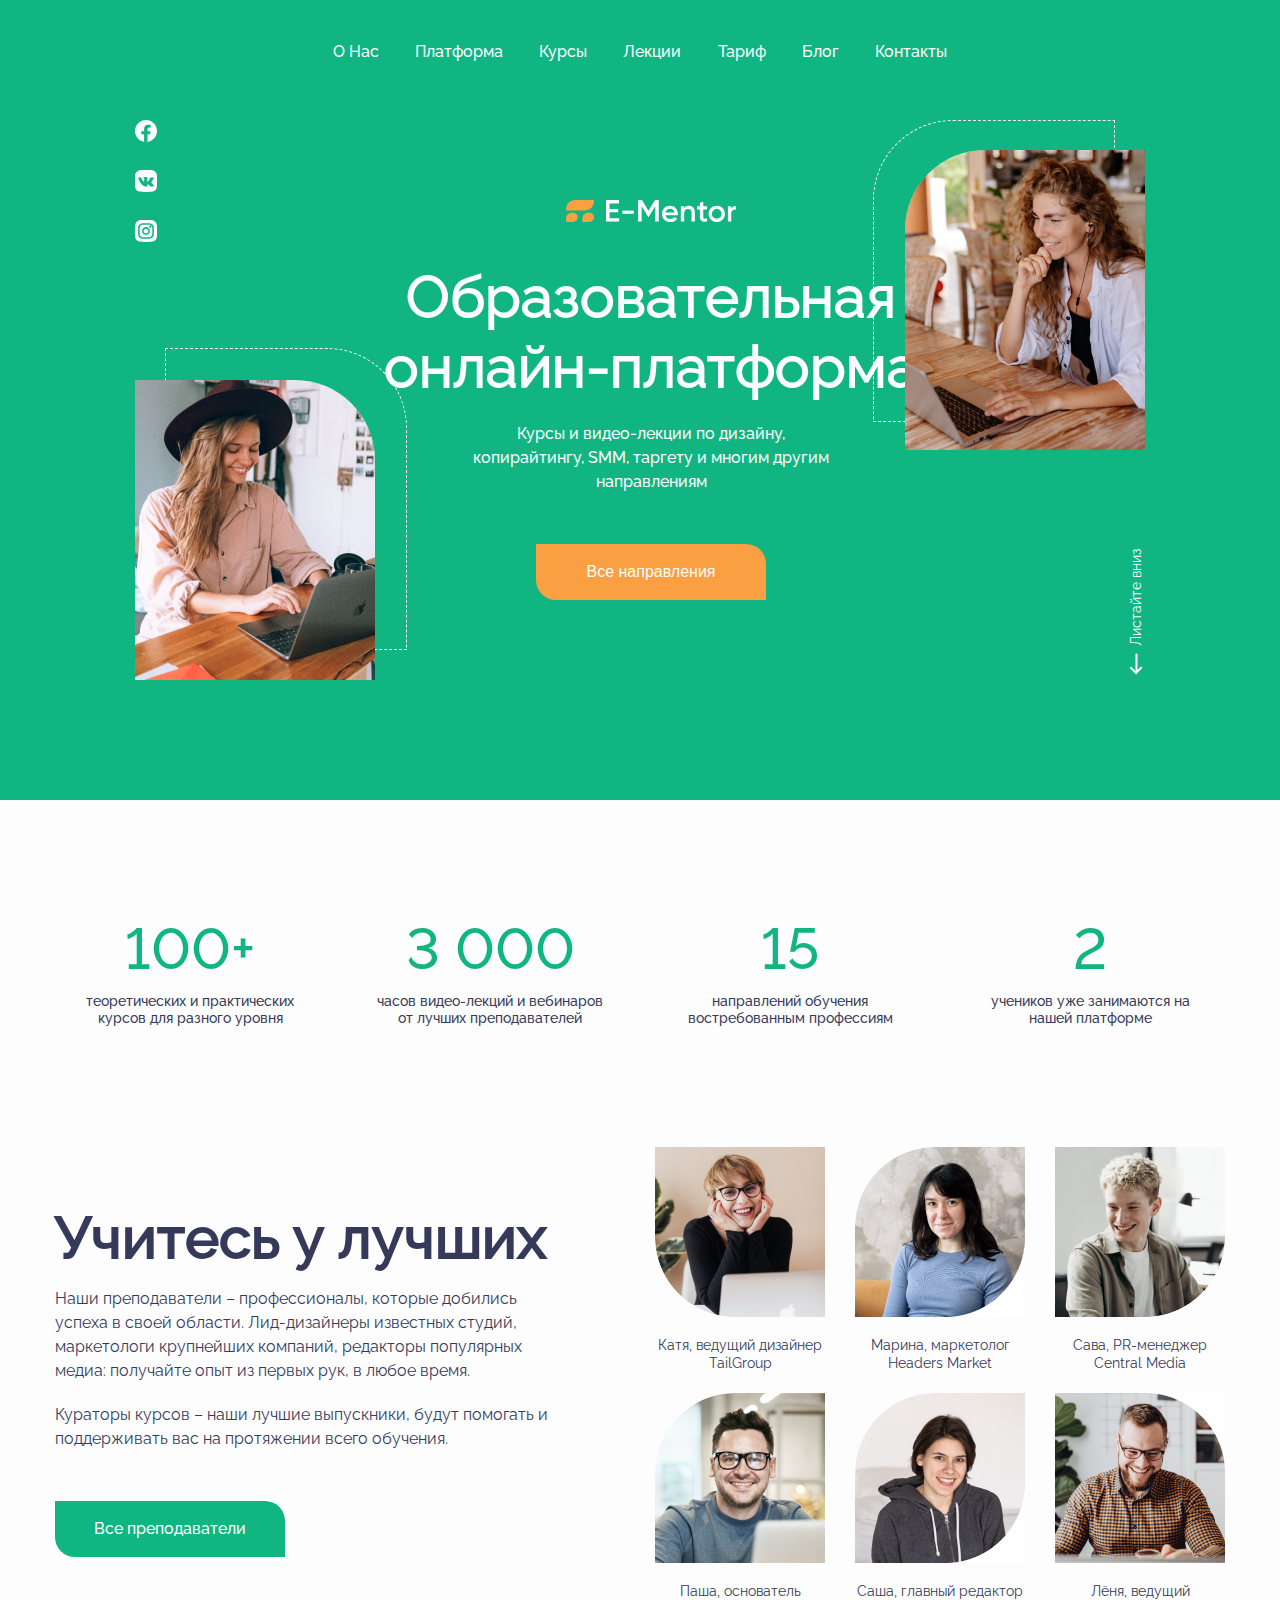
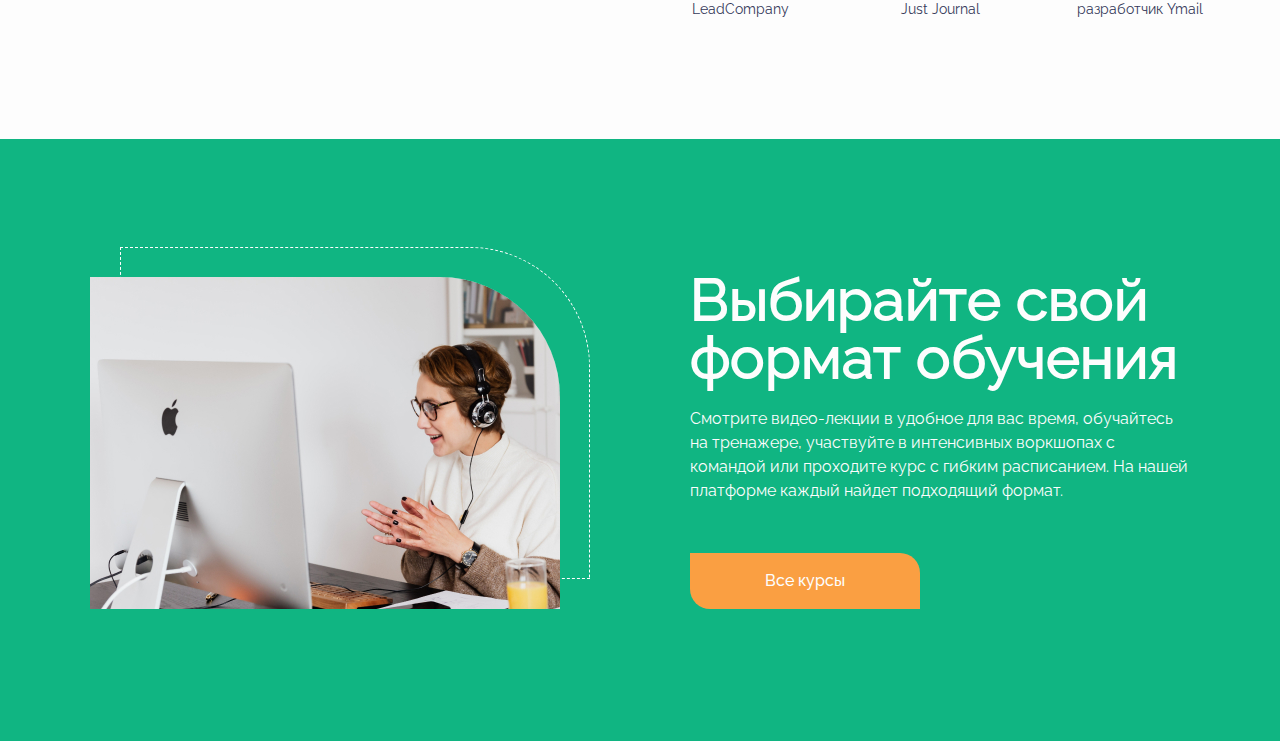
<file: index.html>
<!DOCTYPE html>
<html lang="en">
<head>
    <meta charset="UTF-8">
    <meta http-equiv="X-UA-Compatible" content="IE=edge">
    <meta name="viewport" content="width=device-width, initial-scale=1.0">
    <link rel="stylesheet" href="css/style.css">
    <title>E-Mentor</title>
</head>
<body>
    <header class="page-header">
        <ul class="site-navigation ralewayM">
            <li class="site-navigation__item">
                <a class="site-navigation__link" href="">о нас</a>
            </li>
            <li class="site-navigation__item">
                <a class="site-navigation__link site-navigation__link--active" href="">платформа</a>
            </li>
            <li class="site-navigation__item">
                <a class="site-navigation__link site-navigation__link--active" href="">курсы</a>
            </li>
            <li class="site-navigation__item">
                <a class="site-navigation__link" href="">лекции</a>
            </li>
            <li class="site-navigation__item">
                <a class="site-navigation__link" href="">тариф</a>
            </li>
            <li class="site-navigation__item">
                <a class="site-navigation__link" href="">блог</a>
            </li>
            <li class="site-navigation__item">
                <a class="site-navigation__link" href="">контакты</a>
            </li>
        </ul>
    </header>
    <main>
        <section class="promo">
            <div class="promo__social">
                <ul class="social social--vertical">
                    <li class="social__item">
                        <a class="social__link" href="#">
                            <svg class="social__img social__img--light social__img--opacity" width="22" height="22" viewBox="0 0 22 22" fill="none" xmlns="http://www.w3.org/2000/svg">
                                <path fill-rule="evenodd" clip-rule="evenodd" d="M11 22C17.0751 22 22 17.0751 22 11C22 4.92487 17.0751 0 11 0C4.92487 0 0 4.92487 0 11C0 16.4216 3.92234 20.9272 9.08416 21.8337V21.8699C9.64599 21.956 10.2208 22 10.8063 22C10.8389 22 10.8715 21.9999 10.904 21.9996C10.936 21.9999 10.968 22 11 22ZM10.904 21.9996C11.4558 21.995 11.9979 21.9512 12.5284 21.8699V14.3641H15.0965L15.5851 11.2594H12.5284V9.24549C12.5284 8.39591 12.9546 7.56727 14.3237 7.56727H15.7143V4.92406C15.7143 4.92406 14.4528 4.71429 13.2474 4.71429C10.7288 4.71429 9.08416 6.2016 9.08416 8.89306V11.2594H6.28571V14.3641H9.08416V21.8337C9.67585 21.9377 10.2838 21.9943 10.904 21.9996Z" fill="#353A5A"/>
                            </svg>
                        </a>
                    </li>
                    <li class="social__item">
                        <a class="social__link" href="#">
                            <svg class="social__img social__img--light social__img--opacity" width="22" height="22" viewBox="0 0 22 22" fill="none" xmlns="http://www.w3.org/2000/svg">
                                <path fill-rule="evenodd" clip-rule="evenodd" d="M9.28352 0H12.7165C15.966 0 17.5908 0 18.8319 0.632402C19.9237 1.18868 20.8113 2.0763 21.3676 3.16806C22 4.40921 22 6.03398 22 9.28352V12.7165C22 15.966 22 17.5908 21.3676 18.8319C20.8113 19.9237 19.9237 20.8113 18.8319 21.3676C17.5908 22 15.966 22 12.7165 22H9.28352C6.03398 22 4.40921 22 3.16806 21.3676C2.0763 20.8113 1.18868 19.9237 0.632402 18.8319C0 17.5908 0 15.966 0 12.7165V9.28352C0 6.03398 0 4.40921 0.632402 3.16806C1.18868 2.0763 2.0763 1.18868 3.16806 0.632402C4.40921 0 6.03398 0 9.28352 0ZM16.3251 12.1362C16.2326 12.3718 16.2705 12.6043 16.4398 12.8339C16.6556 13.0762 16.8944 13.3226 17.1359 13.5717C17.8503 14.3088 18.5873 15.069 18.8154 15.8138C18.8958 16.2784 18.513 16.4513 18.1244 16.4513L16.0311 16.4857C15.9001 16.5143 15.7475 16.5 15.5733 16.4426C14.97 16.2441 14.5759 15.7682 14.1785 15.2883C13.9235 14.9804 13.6671 14.6707 13.3531 14.4317C13.1967 14.3125 13.0079 14.2313 12.8258 14.3282C12.4145 14.5443 12.4041 14.9601 12.3935 15.3812C12.3855 15.6995 12.3774 16.0209 12.1962 16.2614C11.9568 16.527 11.4927 16.4933 11.114 16.4658C11.0078 16.4581 10.9083 16.4509 10.8224 16.4509C6.90562 16.5914 4.35192 10.9767 3.18496 8.07995C3.04537 7.68855 3.26547 7.49428 3.6593 7.49428L5.89983 7.47715C6.1393 7.51896 6.36658 7.66062 6.45585 7.90771C6.79134 8.72834 8.01256 11.6886 8.76989 11.6886C9.52723 11.6886 9.33773 8.67222 9.08059 8.10595C8.94429 7.91076 8.7127 7.7873 8.38557 7.73568C8.31471 7.72434 8.3284 7.65539 8.42655 7.52903C8.7699 7.08702 10.8742 6.95632 11.7956 7.1759C11.9777 7.22405 12.1558 7.30957 12.2371 7.4989C12.4214 7.93084 12.3791 8.65808 12.3363 9.39434C12.2832 10.3068 12.2293 11.2331 12.6048 11.6285C12.7498 11.6664 12.8292 11.6708 12.9565 11.5682C13.924 10.5926 14.5841 9.07458 15.1236 7.83067C15.1929 7.64781 15.3037 7.55793 15.475 7.51624C15.773 7.51624 16.0954 7.51757 16.4279 7.51895C17.1247 7.52183 17.8656 7.5249 18.517 7.51624C19.5248 7.51624 18.0665 9.58333 17.0835 10.9766C16.7006 11.5195 16.3898 11.96 16.3251 12.1362Z" fill="#353A5A"/>
                            </svg>
                        </a>
                    </li>
                    <li class="social__item">
                        <a class="social__link" href="#">
                            <svg class="social__img social__img--light social__img--opacity" width="22" height="22" viewBox="0 0 22 22" fill="none" xmlns="http://www.w3.org/2000/svg">
                                <path fill-rule="evenodd" clip-rule="evenodd" d="M0.632402 3.16805C0 4.40921 0 6.03398 0 9.28352V12.7165C0 15.966 0 17.5908 0.632402 18.8319C1.18868 19.9237 2.0763 20.8113 3.16805 21.3676C4.40921 22 6.03398 22 9.28352 22H12.7165C15.966 22 17.5908 22 18.8319 21.3676C19.9237 20.8113 20.8113 19.9237 21.3676 18.8319C22 17.5908 22 15.966 22 12.7165V9.28352C22 6.03398 22 4.40921 21.3676 3.16805C20.8113 2.0763 19.9237 1.18868 18.8319 0.632402C17.5908 0 15.966 0 12.7165 0H9.28352C6.03398 0 4.40921 0 3.16805 0.632402C2.0763 1.18868 1.18868 2.0763 0.632402 3.16805ZM11 14.9286C13.1697 14.9286 14.9286 13.1697 14.9286 11C14.9286 8.83031 13.1697 7.07143 11 7.07143C8.83031 7.07143 7.07143 8.83031 7.07143 11C7.07143 13.1697 8.83031 14.9286 11 14.9286ZM13.3571 11C13.3571 12.3018 12.3018 13.3571 11 13.3571C9.69819 13.3571 8.64286 12.3018 8.64286 11C8.64286 9.69818 9.69819 8.64286 11 8.64286C12.3018 8.64286 13.3571 9.69818 13.3571 11ZM3.65668 5.7169C3.14286 6.72534 3.14286 8.04547 3.14286 10.6857V11.3143C3.14286 13.9545 3.14286 15.2747 3.65668 16.2831C4.10866 17.1701 4.82985 17.8913 5.7169 18.3433C6.72534 18.8571 8.04547 18.8571 10.6857 18.8571H11.3143C13.9545 18.8571 15.2747 18.8571 16.2831 18.3433C17.1701 17.8913 17.8913 17.1701 18.3433 16.2831C18.8571 15.2747 18.8571 13.9545 18.8571 11.3143V10.6857C18.8571 8.04547 18.8571 6.72534 18.3433 5.7169C17.8913 4.82985 17.1701 4.10866 16.2831 3.65668C15.2747 3.14286 13.9545 3.14286 11.3143 3.14286H10.6857C8.04547 3.14286 6.72534 3.14286 5.7169 3.65668C4.82985 4.10866 4.10866 4.82985 3.65668 5.7169ZM10.6857 4.71429H11.3143C12.6603 4.71429 13.5754 4.71551 14.2827 4.77329C14.9716 4.82958 15.3239 4.93161 15.5697 5.05684C16.1611 5.35815 16.6418 5.83895 16.9432 6.43032C17.0684 6.67609 17.1704 7.02841 17.2267 7.71734C17.2845 8.42463 17.2857 9.33966 17.2857 10.6857V11.3143C17.2857 12.6603 17.2845 13.5754 17.2267 14.2827C17.1704 14.9716 17.0684 15.3239 16.9432 15.5697C16.6418 16.1611 16.1611 16.6418 15.5697 16.9432C15.3239 17.0684 14.9716 17.1704 14.2827 17.2267C13.5754 17.2845 12.6603 17.2857 11.3143 17.2857H10.6857C9.33966 17.2857 8.42463 17.2845 7.71735 17.2267C7.02841 17.1704 6.67609 17.0684 6.43032 16.9432C5.83895 16.6418 5.35815 16.1611 5.05684 15.5697C4.93161 15.3239 4.82958 14.9716 4.77329 14.2827C4.71551 13.5754 4.71429 12.6603 4.71429 11.3143V10.6857C4.71429 9.33966 4.71551 8.42463 4.77329 7.71734C4.82958 7.02841 4.93161 6.67609 5.05684 6.43032C5.35815 5.83895 5.83895 5.35815 6.43032 5.05684C6.67609 4.93161 7.02841 4.82958 7.71735 4.77329C8.42463 4.71551 9.33966 4.71429 10.6857 4.71429ZM16.5 6.67857C16.5 7.32948 15.9723 7.85714 15.3214 7.85714C14.6705 7.85714 14.1429 7.32948 14.1429 6.67857C14.1429 6.02766 14.6705 5.5 15.3214 5.5C15.9723 5.5 16.5 6.02766 16.5 6.67857Z" fill="#353A5A"/>
                            </svg>
                        </a>
                    </li>
                </ul>
                <!-- social -->
            </div>
            <div class="promo__content">
                <a class="logo logo--white" href="#">
                    <svg class="logo__img logo--white" width="170" height="22" viewBox="0 0 170 22" fill="none" xmlns="http://www.w3.org/2000/svg">
                        <path d="M43.5494 12.3731V18.2048H53.1172V21.5989H40V0H52.9629V3.39411H43.5494V9.00982H52.1913V12.3731H43.5494Z" fill="#FDFDFD"/>
                        <path d="M67.786 13.8233H56.3663V10.6143H67.786V13.8233Z" fill="#FDFDFD"/>
                        <path d="M88.9823 0H92.7786V21.5989H89.2292V6.20196L82.6552 17.0631H82.2231L75.6491 6.17111V21.5989H72.0997V0H75.9269L82.4392 10.7994L88.9823 0Z" fill="#FDFDFD"/>
                        <path d="M111.778 15.3043H99.4937C99.7406 16.4563 100.296 17.3511 101.16 17.9888C102.045 18.6265 103.136 18.9453 104.432 18.9453C106.181 18.9453 107.508 18.3076 108.413 17.0323L111.16 18.6367C109.658 20.8789 107.405 22 104.401 22C101.911 22 99.8846 21.2389 98.3208 19.7167C96.7776 18.1739 96.006 16.23 96.006 13.885C96.006 11.6017 96.7674 9.67835 98.29 8.11501C99.792 6.55166 101.747 5.76999 104.154 5.76999C106.397 5.76999 108.249 6.56194 109.71 8.14586C111.171 9.72978 111.901 11.6531 111.901 13.9158C111.901 14.3273 111.86 14.7901 111.778 15.3043ZM99.4628 12.5891H108.537C108.31 11.3754 107.796 10.4395 106.994 9.78121C106.212 9.12295 105.255 8.79383 104.123 8.79383C102.889 8.79383 101.86 9.13324 101.037 9.81206C100.214 10.4909 99.6891 11.4165 99.4628 12.5891Z" fill="#FDFDFD"/>
                        <path d="M122.951 5.76999C124.741 5.76999 126.171 6.34596 127.241 7.4979C128.332 8.62927 128.877 10.172 128.877 12.1262V21.5989H125.544V12.4656C125.544 11.3137 125.235 10.4292 124.618 9.81206C124.001 9.19495 123.157 8.88639 122.087 8.88639C120.873 8.88639 119.916 9.26695 119.217 10.028C118.517 10.7686 118.167 11.8691 118.167 13.3296V21.5989H114.834V6.17111H118.167V8.14586C119.196 6.56194 120.791 5.76999 122.951 5.76999Z" fill="#FDFDFD"/>
                        <path d="M141.077 6.17111V9.38008H137.25V16.7854C137.25 17.4231 137.394 17.8859 137.682 18.1739C137.97 18.4413 138.392 18.5956 138.948 18.6367C139.524 18.6573 140.234 18.647 141.077 18.6059V21.5989C138.526 21.9074 136.695 21.6914 135.584 20.9509C134.472 20.1898 133.917 18.8013 133.917 16.7854V9.38008H131.077V6.17111H133.917V2.83871L137.25 1.85133V6.17111H141.077Z" fill="#FDFDFD"/>
                        <path d="M156.523 19.655C154.959 21.2183 153.035 22 150.751 22C148.468 22 146.544 21.2183 144.98 19.655C143.396 18.0711 142.603 16.1477 142.603 13.885C142.603 11.6223 143.396 9.69893 144.98 8.11501C146.544 6.55166 148.468 5.76999 150.751 5.76999C153.035 5.76999 154.959 6.55166 156.523 8.11501C158.107 9.69893 158.9 11.6223 158.9 13.885C158.9 16.1477 158.107 18.0711 156.523 19.655ZM145.937 13.885C145.937 15.2838 146.4 16.446 147.326 17.3717C148.252 18.2973 149.393 18.7602 150.751 18.7602C152.11 18.7602 153.251 18.2973 154.177 17.3717C155.103 16.446 155.566 15.2838 155.566 13.885C155.566 12.4862 155.103 11.324 154.177 10.3983C153.251 9.47265 152.11 9.00982 150.751 9.00982C149.393 9.00982 148.252 9.47265 147.326 10.3983C146.4 11.324 145.937 12.4862 145.937 13.885Z" fill="#FDFDFD"/>
                        <path d="M165.247 6.17111V8.76297C166.091 6.84993 167.675 5.89341 170 5.89341V9.50351C168.745 9.42122 167.634 9.72978 166.667 10.4292C165.72 11.108 165.247 12.2394 165.247 13.8233V21.5989H161.914V6.17111H165.247Z" fill="#FDFDFD"/>
                        <path d="M0 9.26316C0 4.14726 4.17868 0 9.33333 0H28V1.15789C28 6.2738 23.8213 10.4211 18.6667 10.4211H0V9.26316Z" fill="#FA9F42"/>
                        <path d="M0 18.5263C0 15.3289 2.61167 12.7368 5.83333 12.7368H7C9.57733 12.7368 11.6667 14.8105 11.6667 17.3684C11.6667 19.9264 9.57733 22 7 22H0V18.5263Z" fill="#FA9F42"/>
                        <path d="M16.3333 18.5263C16.3333 15.3289 18.945 12.7368 22.1667 12.7368H23.3333C25.9107 12.7368 28 14.8105 28 17.3684C28 19.9264 25.9107 22 23.3333 22H16.3333V18.5263Z" fill="#FA9F42"/>
                    </svg>
                </a>
                <!-- logo -->
                <h2 class="promo__title ralewayR">Образовательная онлайн-платформа</h2>
                <p class="promo__description ralewayM">Курсы и видео-лекции по дизайну, копирайтингу, SMM, таргету и многим другим направлениям</p>
                <div class="promo__button">
                    <button class="button button--accent">Все направления</button>
                    <!-- кнопка -->
                </div>
            </div>
            <div class="promo__link">
                <a class="promo__link-down ralewayR" href="#">Листайте вниз</a>
            </div>
            <img class="promo__img-left" src="img/promo/left.jpg" alt="#" height="300">
            <img class="promo__img-fight" src="img/promo/right.jpg" alt="#" height="300">
        </section>
        <section class="statistics">
            <div class="statistics__list ralewayM">
                <div class="statistics__item">
                    <span class="statistics__indicator">100+</span>
                    <span class="statistics__description">теоретических и практических курсов для разного уровня</span>
                </div>
                <div class="statistics__item">
                    <span class="statistics__indicator">3 000</span>
                    <span class="statistics__description">часов видео-лекций и вебинаров от лучших преподавателей</span>
                </div>
                <div class="statistics__item">
                    <span class="statistics__indicator">15</span>
                    <span class="statistics__description">направлений обучения востребованным профессиям</span>
                </div>
                <div class="statistics__item">
                    <span class="statistics__indicator">2</span>
                    <span class="statistics__description">учеников уже занимаются на нашей платформе</span>
                </div>
            </div>        
        </section>
        <section class="teachers">
            <div class="teachers__wrp">
                <div class="teachers__description">
                    <div class="offer offer--center ralewayR">
                        <!-- offer--center для блока promo так как у них схожая структура - ставит текст по центру -->
                        <h2 class="offer__title ralewayM">Учитесь у лучших</h2>
                        <p class="offer__description">Наши преподаватели – профессионалы, которые добились успеха в своей области. Лид-дизайнеры известных студий, маркетологи крупнейших компаний, редакторы популярных медиа: получайте опыт из первых рук, в любое время.</p>
                        <p class="offer__description">Кураторы курсов – наши лучшие выпускники, будут помогать и поддерживать вас на протяжении всего обучения.</p>
                        <div class="offer__button">
                            <!-- тут кнопка -->
                            <div class="promo__button">
                                <button class="button ralewayM">Все преподаватели</button>
                            </div>
                        </div>
                    </div>
                    <!-- тут блок offer -->
                </div>
                <div class="teachers__img-box ralewayR">
                   <figure class="teachers__cart">
                       <img class="teachers__img cropping-bottom-left" src="img/teachers/1.jpg" width="170" height="170" alt="#">
                       <figcaption class="teachers__caption">Катя, ведущий дизайнер TailGroup</figcaption>
                   </figure>
                   <figure class="teachers__cart">
                       <img class="teachers__img cropping-top-left cropping-bottom-right" src="img/teachers/2.jpg" width="170" height="170" alt="#">
                       <figcaption class="teachers__caption">Марина, маркетолог Headers Market</figcaption>
                   </figure>
                   <figure class="teachers__cart">
                       <img class="teachers__img cropping-bottom-right" src="img/teachers/3.jpg" width="170" height="170" alt="#">
                       <figcaption class="teachers__caption">Сава, PR-менеджер Central Media</figcaption>
                   </figure>
                   <figure class="teachers__cart">
                       <img class="teachers__img cropping-top-left" src="img/teachers/4.jpg" width="170" height="170" alt="#">
                       <figcaption class="teachers__caption">Паша, основатель LeadCompany</figcaption>
                   </figure>
                   <figure class="teachers__cart">
                       <img class="teachers__img cropping-bottom-right cropping-top-left" src="img/teachers/5.jpg" width="170" height="170" alt="#">
                       <figcaption class="teachers__caption">Саша, главный редактор Just Journal</figcaption>
                   </figure>
                   <figure class="teachers__cart">
                       <img class="teachers__img cropping-top-right" src="img/teachers/6.jpg" width="170" height="170" alt="#">
                       <figcaption class="teachers__caption">Лёня, ведущий разработчик Ymail</figcaption>
                   </figure>
                </div>    
            </div>   
       </section>
       <section class="product">
        <div class="product__wrp">
            <div class="product__img-box">
                <img class="product__img" src="img/product/photo.jpg" width="470" height="332" alt="#">
            </div>
            <div class="product__description">
                <!-- тут вставим блок offer/promo -->
                <div class="offer offer--center ralewayR">
                    <!-- offer--center для блока promo так как у них схожая структура - ставит текст по центру -->
                    <h2 class="offer__title offer--color-white ralewayR">Выбирайте свой формат обучения</h2>
                    <p class="offer__description offer--color-white">Смотрите видео-лекции в удобное для вас время, обучайтесь на тренажере, участвуйте в интенсивных воркшопах с командой или проходите курс с гибким расписанием. На нашей платформе каждый найдет подходящий формат.</p>
                    <div class="offer__button">
                        <!-- тут кнопка -->
                        <div class="promo__button">
                            <button class="button button--accent ralewayM">Все курсы</button>
                        </div>
                    </div>
                </div>
            </div>
        </div>
    </section>
        <section class="courses">
                <!-- сюда данные из файла courses -->
        </section>
    </main>
    <aside class="banner">
        <!-- сюда данные из файла banner -->
    </aside>
    <footer class="page-footer">
        <!-- сюда данные из файла footer -->
    </footer>
</body>
</html>
</file>
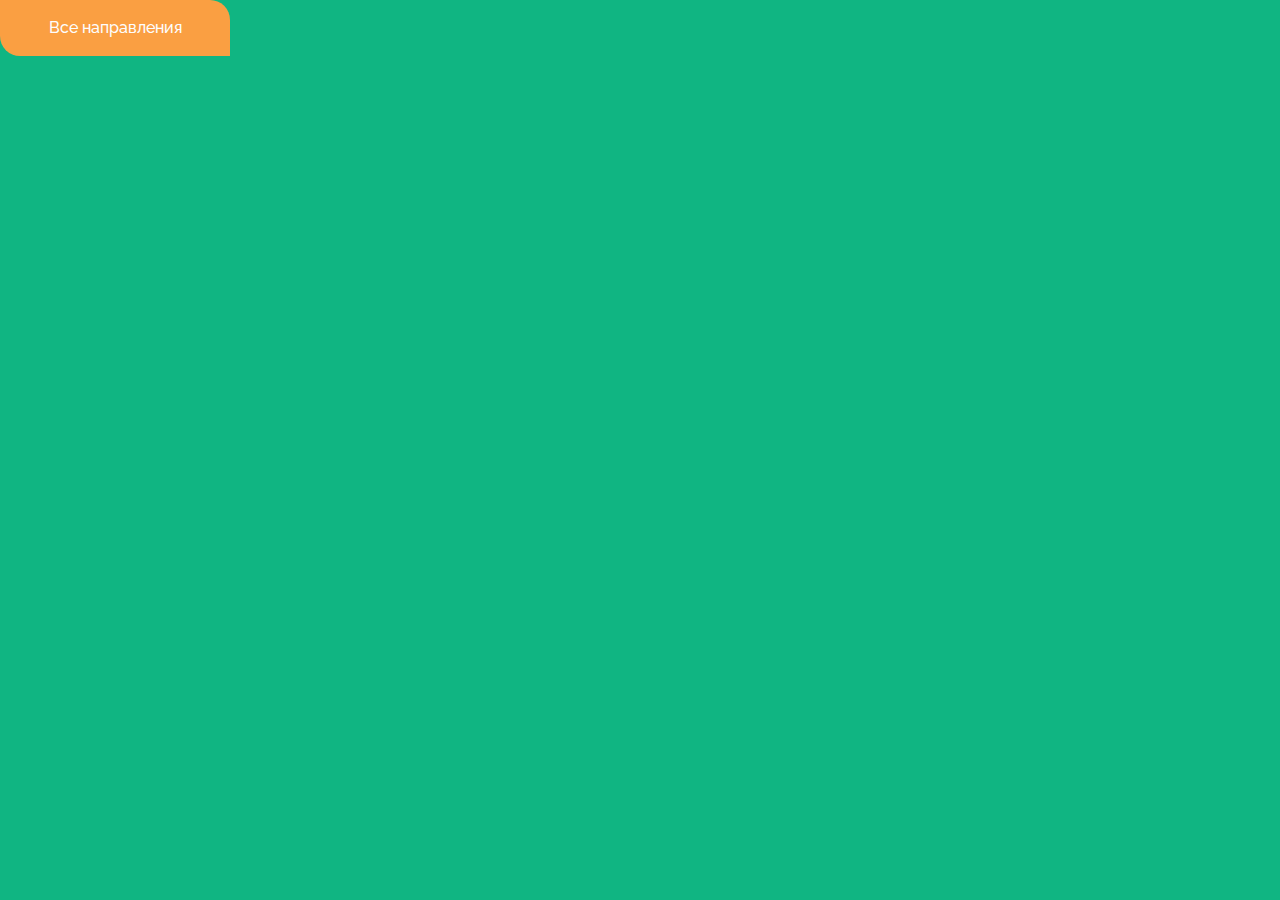
<file: bloks/button.html>
<!DOCTYPE html>
<html lang="en">
<head>
    <meta charset="UTF-8">
    <meta http-equiv="X-UA-Compatible" content="IE=edge">
    <meta name="viewport" content="width=device-width, initial-scale=1.0">
    <link rel="stylesheet" href="../css/style.css">
    <title>Document</title>
</head>
<body>
    <div class="promo__button">
        <button class="button button--accent ralewayM">Все направления</button>
    </div>
</body>
</html>
</file>
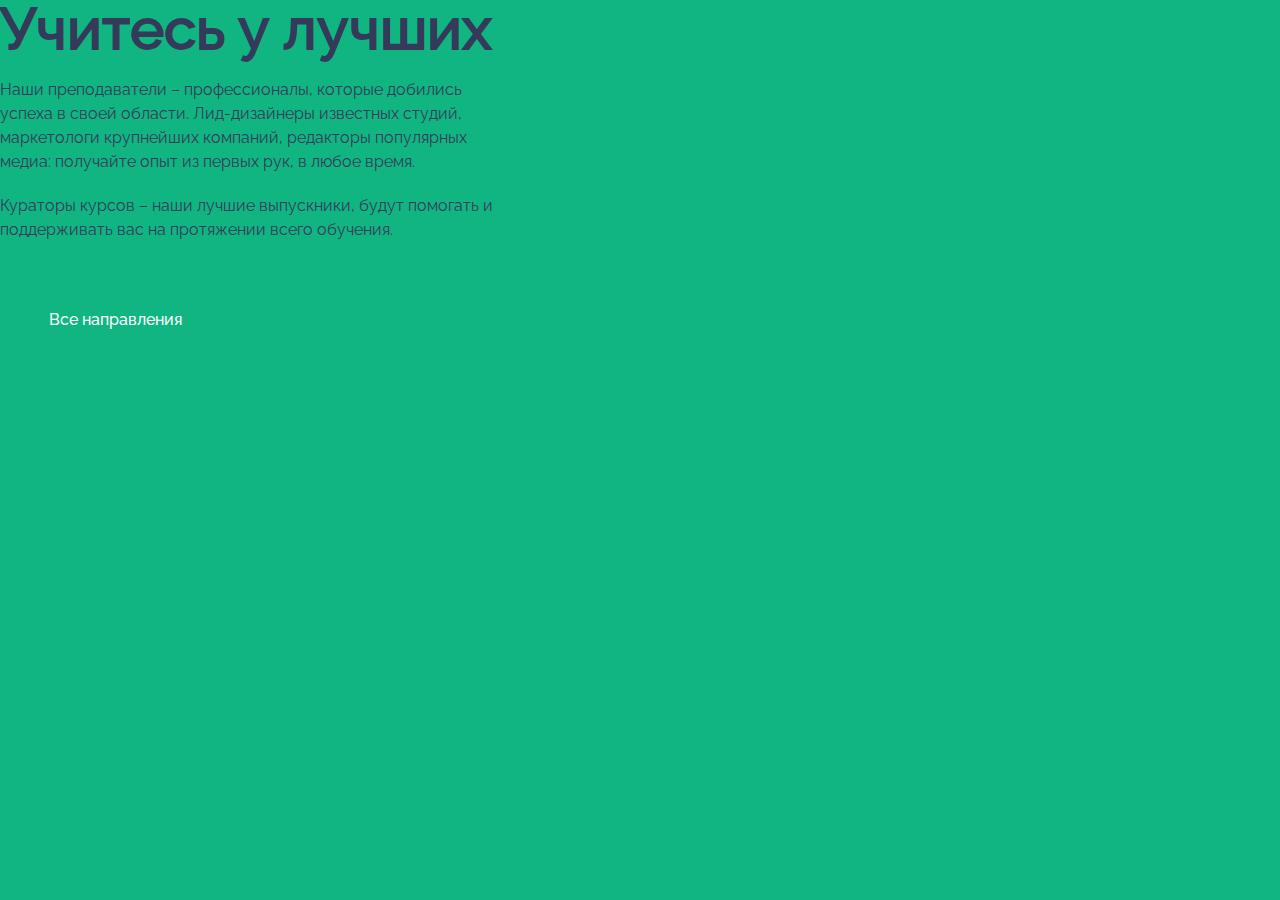
<file: bloks/offer.html>
<!DOCTYPE html>
<html lang="en">
<head>
    <meta charset="UTF-8">
    <meta http-equiv="X-UA-Compatible" content="IE=edge">
    <meta name="viewport" content="width=device-width, initial-scale=1.0">
    <link rel="stylesheet" href="../css/style.css">
    <title>Document</title>
</head>
<body>
    <div class="offer offer--center ralewayR">
        <!-- offer--center для блока promo так как у них схожая структура - ставит текст по центру -->
        <h2 class="offer__title ralewayM">Учитесь у лучших</h2>
        <p class="offer__description">Наши преподаватели – профессионалы, которые добились успеха в своей области. Лид-дизайнеры известных студий, маркетологи крупнейших компаний, редакторы популярных медиа: получайте опыт из первых рук, в любое время.</p>
        <p class="offer__description">Кураторы курсов – наши лучшие выпускники, будут помогать и поддерживать вас на протяжении всего обучения.</p>
        <div class="offer__button">
            <!-- тут кнопка -->
            <div class="promo__button">
                <button class="button ralewayM">Все направления</button>
            </div>
        </div>
    </div>
</body>
</html>
</file>
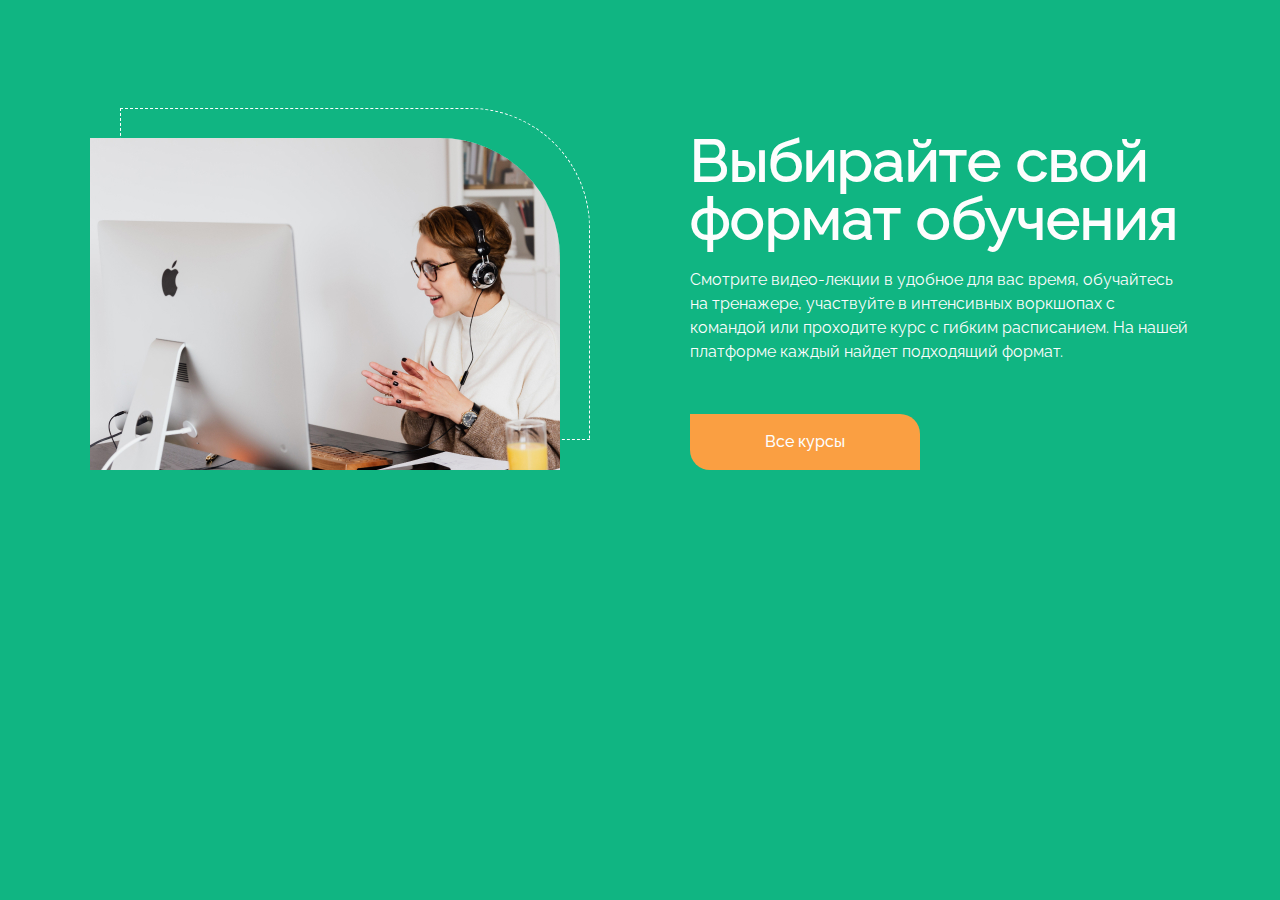
<file: bloks/product.html>
<!DOCTYPE html>
<html lang="en">
<head>
    <meta charset="UTF-8">
    <meta http-equiv="X-UA-Compatible" content="IE=edge">
    <meta name="viewport" content="width=device-width, initial-scale=1.0"><link rel="stylesheet" href="../css/style.css">
    <title>Document</title>
</head>
<body>
    <section class="product">
        <div class="product__wrp">
            <div class="product__img-box">
                <img class="product__img" src="../img/product/photo.jpg" width="470" height="332" alt="#">
            </div>
            <div class="product__description">
                <!-- тут вставим блок offer/promo -->
                <div class="offer offer--center ralewayR">
                    <!-- offer--center для блока promo так как у них схожая структура - ставит текст по центру -->
                    <h2 class="offer__title offer--color-white ralewayR">Выбирайте свой формат обучения</h2>
                    <p class="offer__description offer--color-white">Смотрите видео-лекции в удобное для вас время, обучайтесь на тренажере, участвуйте в интенсивных воркшопах с командой или проходите курс с гибким расписанием. На нашей платформе каждый найдет подходящий формат.</p>
                    <div class="offer__button">
                        <!-- тут кнопка -->
                        <div class="promo__button">
                            <button class="button button--accent ralewayM">Все курсы</button>
                        </div>
                    </div>
                </div>
            </div>
        </div>
    </section>
</body>
</html>
</file>
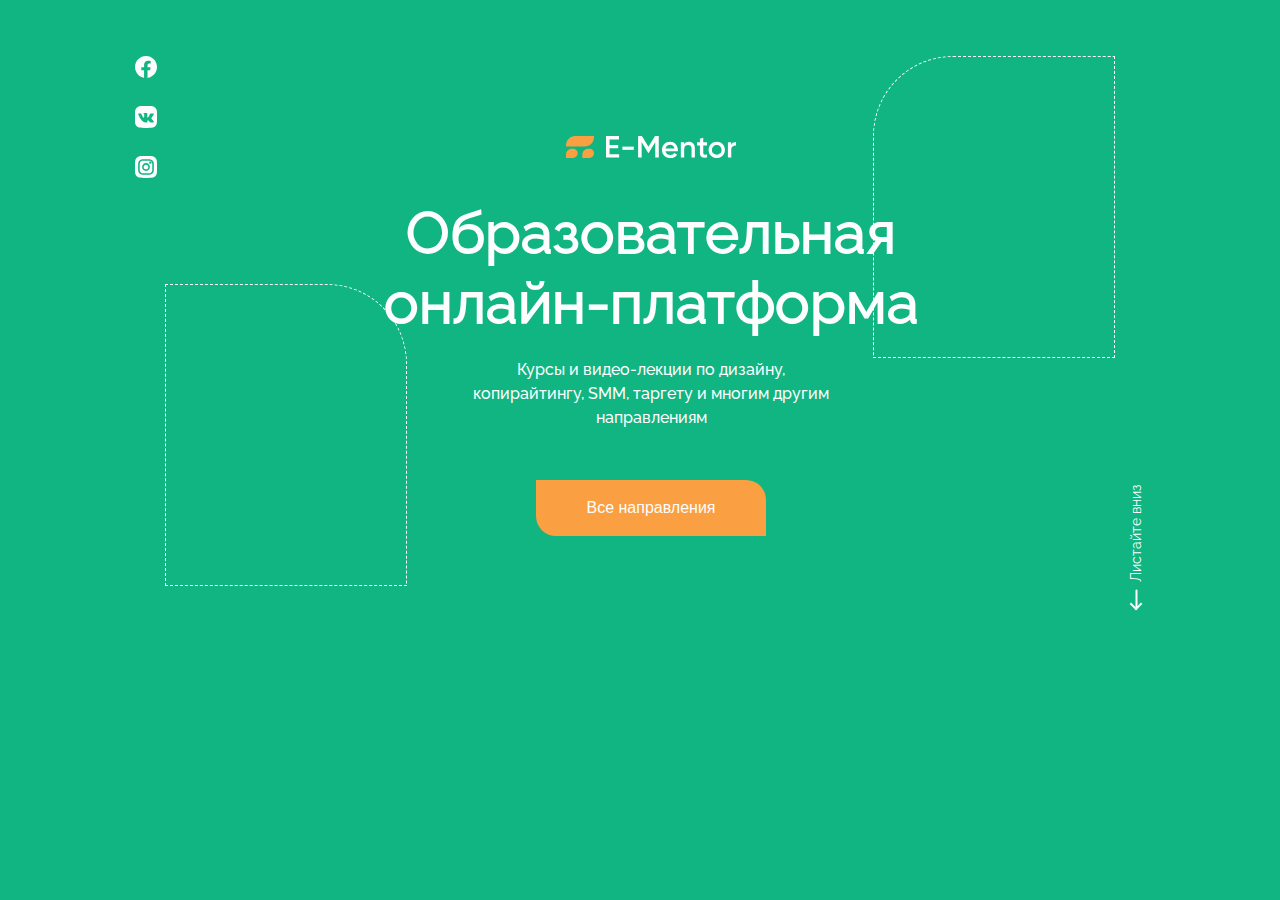
<file: bloks/promo.html>
<!DOCTYPE html>
<html lang="en">
<head>
    <meta charset="UTF-8">
    <meta http-equiv="X-UA-Compatible" content="IE=edge">
    <meta name="viewport" content="width=device-width, initial-scale=1.0">
    <link rel="stylesheet" href="../css/style.css">
    <title>Document</title>
</head>
<body>
    <section class="promo">
        <div class="promo__social">
            <ul class="social social--vertical">
                <li class="social__item">
                    <a class="social__link" href="#">
                        <svg class="social__img social__img--light social__img--opacity" width="22" height="22" viewBox="0 0 22 22" fill="none" xmlns="http://www.w3.org/2000/svg">
                            <path fill-rule="evenodd" clip-rule="evenodd" d="M11 22C17.0751 22 22 17.0751 22 11C22 4.92487 17.0751 0 11 0C4.92487 0 0 4.92487 0 11C0 16.4216 3.92234 20.9272 9.08416 21.8337V21.8699C9.64599 21.956 10.2208 22 10.8063 22C10.8389 22 10.8715 21.9999 10.904 21.9996C10.936 21.9999 10.968 22 11 22ZM10.904 21.9996C11.4558 21.995 11.9979 21.9512 12.5284 21.8699V14.3641H15.0965L15.5851 11.2594H12.5284V9.24549C12.5284 8.39591 12.9546 7.56727 14.3237 7.56727H15.7143V4.92406C15.7143 4.92406 14.4528 4.71429 13.2474 4.71429C10.7288 4.71429 9.08416 6.2016 9.08416 8.89306V11.2594H6.28571V14.3641H9.08416V21.8337C9.67585 21.9377 10.2838 21.9943 10.904 21.9996Z" fill="#353A5A"/>
                        </svg>
                    </a>
                </li>
                <li class="social__item">
                    <a class="social__link" href="#">
                        <svg class="social__img social__img--light social__img--opacity" width="22" height="22" viewBox="0 0 22 22" fill="none" xmlns="http://www.w3.org/2000/svg">
                            <path fill-rule="evenodd" clip-rule="evenodd" d="M9.28352 0H12.7165C15.966 0 17.5908 0 18.8319 0.632402C19.9237 1.18868 20.8113 2.0763 21.3676 3.16806C22 4.40921 22 6.03398 22 9.28352V12.7165C22 15.966 22 17.5908 21.3676 18.8319C20.8113 19.9237 19.9237 20.8113 18.8319 21.3676C17.5908 22 15.966 22 12.7165 22H9.28352C6.03398 22 4.40921 22 3.16806 21.3676C2.0763 20.8113 1.18868 19.9237 0.632402 18.8319C0 17.5908 0 15.966 0 12.7165V9.28352C0 6.03398 0 4.40921 0.632402 3.16806C1.18868 2.0763 2.0763 1.18868 3.16806 0.632402C4.40921 0 6.03398 0 9.28352 0ZM16.3251 12.1362C16.2326 12.3718 16.2705 12.6043 16.4398 12.8339C16.6556 13.0762 16.8944 13.3226 17.1359 13.5717C17.8503 14.3088 18.5873 15.069 18.8154 15.8138C18.8958 16.2784 18.513 16.4513 18.1244 16.4513L16.0311 16.4857C15.9001 16.5143 15.7475 16.5 15.5733 16.4426C14.97 16.2441 14.5759 15.7682 14.1785 15.2883C13.9235 14.9804 13.6671 14.6707 13.3531 14.4317C13.1967 14.3125 13.0079 14.2313 12.8258 14.3282C12.4145 14.5443 12.4041 14.9601 12.3935 15.3812C12.3855 15.6995 12.3774 16.0209 12.1962 16.2614C11.9568 16.527 11.4927 16.4933 11.114 16.4658C11.0078 16.4581 10.9083 16.4509 10.8224 16.4509C6.90562 16.5914 4.35192 10.9767 3.18496 8.07995C3.04537 7.68855 3.26547 7.49428 3.6593 7.49428L5.89983 7.47715C6.1393 7.51896 6.36658 7.66062 6.45585 7.90771C6.79134 8.72834 8.01256 11.6886 8.76989 11.6886C9.52723 11.6886 9.33773 8.67222 9.08059 8.10595C8.94429 7.91076 8.7127 7.7873 8.38557 7.73568C8.31471 7.72434 8.3284 7.65539 8.42655 7.52903C8.7699 7.08702 10.8742 6.95632 11.7956 7.1759C11.9777 7.22405 12.1558 7.30957 12.2371 7.4989C12.4214 7.93084 12.3791 8.65808 12.3363 9.39434C12.2832 10.3068 12.2293 11.2331 12.6048 11.6285C12.7498 11.6664 12.8292 11.6708 12.9565 11.5682C13.924 10.5926 14.5841 9.07458 15.1236 7.83067C15.1929 7.64781 15.3037 7.55793 15.475 7.51624C15.773 7.51624 16.0954 7.51757 16.4279 7.51895C17.1247 7.52183 17.8656 7.5249 18.517 7.51624C19.5248 7.51624 18.0665 9.58333 17.0835 10.9766C16.7006 11.5195 16.3898 11.96 16.3251 12.1362Z" fill="#353A5A"/>
                        </svg>
                    </a>
                </li>
                <li class="social__item">
                    <a class="social__link" href="#">
                        <svg class="social__img social__img--light social__img--opacity" width="22" height="22" viewBox="0 0 22 22" fill="none" xmlns="http://www.w3.org/2000/svg">
                            <path fill-rule="evenodd" clip-rule="evenodd" d="M0.632402 3.16805C0 4.40921 0 6.03398 0 9.28352V12.7165C0 15.966 0 17.5908 0.632402 18.8319C1.18868 19.9237 2.0763 20.8113 3.16805 21.3676C4.40921 22 6.03398 22 9.28352 22H12.7165C15.966 22 17.5908 22 18.8319 21.3676C19.9237 20.8113 20.8113 19.9237 21.3676 18.8319C22 17.5908 22 15.966 22 12.7165V9.28352C22 6.03398 22 4.40921 21.3676 3.16805C20.8113 2.0763 19.9237 1.18868 18.8319 0.632402C17.5908 0 15.966 0 12.7165 0H9.28352C6.03398 0 4.40921 0 3.16805 0.632402C2.0763 1.18868 1.18868 2.0763 0.632402 3.16805ZM11 14.9286C13.1697 14.9286 14.9286 13.1697 14.9286 11C14.9286 8.83031 13.1697 7.07143 11 7.07143C8.83031 7.07143 7.07143 8.83031 7.07143 11C7.07143 13.1697 8.83031 14.9286 11 14.9286ZM13.3571 11C13.3571 12.3018 12.3018 13.3571 11 13.3571C9.69819 13.3571 8.64286 12.3018 8.64286 11C8.64286 9.69818 9.69819 8.64286 11 8.64286C12.3018 8.64286 13.3571 9.69818 13.3571 11ZM3.65668 5.7169C3.14286 6.72534 3.14286 8.04547 3.14286 10.6857V11.3143C3.14286 13.9545 3.14286 15.2747 3.65668 16.2831C4.10866 17.1701 4.82985 17.8913 5.7169 18.3433C6.72534 18.8571 8.04547 18.8571 10.6857 18.8571H11.3143C13.9545 18.8571 15.2747 18.8571 16.2831 18.3433C17.1701 17.8913 17.8913 17.1701 18.3433 16.2831C18.8571 15.2747 18.8571 13.9545 18.8571 11.3143V10.6857C18.8571 8.04547 18.8571 6.72534 18.3433 5.7169C17.8913 4.82985 17.1701 4.10866 16.2831 3.65668C15.2747 3.14286 13.9545 3.14286 11.3143 3.14286H10.6857C8.04547 3.14286 6.72534 3.14286 5.7169 3.65668C4.82985 4.10866 4.10866 4.82985 3.65668 5.7169ZM10.6857 4.71429H11.3143C12.6603 4.71429 13.5754 4.71551 14.2827 4.77329C14.9716 4.82958 15.3239 4.93161 15.5697 5.05684C16.1611 5.35815 16.6418 5.83895 16.9432 6.43032C17.0684 6.67609 17.1704 7.02841 17.2267 7.71734C17.2845 8.42463 17.2857 9.33966 17.2857 10.6857V11.3143C17.2857 12.6603 17.2845 13.5754 17.2267 14.2827C17.1704 14.9716 17.0684 15.3239 16.9432 15.5697C16.6418 16.1611 16.1611 16.6418 15.5697 16.9432C15.3239 17.0684 14.9716 17.1704 14.2827 17.2267C13.5754 17.2845 12.6603 17.2857 11.3143 17.2857H10.6857C9.33966 17.2857 8.42463 17.2845 7.71735 17.2267C7.02841 17.1704 6.67609 17.0684 6.43032 16.9432C5.83895 16.6418 5.35815 16.1611 5.05684 15.5697C4.93161 15.3239 4.82958 14.9716 4.77329 14.2827C4.71551 13.5754 4.71429 12.6603 4.71429 11.3143V10.6857C4.71429 9.33966 4.71551 8.42463 4.77329 7.71734C4.82958 7.02841 4.93161 6.67609 5.05684 6.43032C5.35815 5.83895 5.83895 5.35815 6.43032 5.05684C6.67609 4.93161 7.02841 4.82958 7.71735 4.77329C8.42463 4.71551 9.33966 4.71429 10.6857 4.71429ZM16.5 6.67857C16.5 7.32948 15.9723 7.85714 15.3214 7.85714C14.6705 7.85714 14.1429 7.32948 14.1429 6.67857C14.1429 6.02766 14.6705 5.5 15.3214 5.5C15.9723 5.5 16.5 6.02766 16.5 6.67857Z" fill="#353A5A"/>
                        </svg>
                    </a>
                </li>
            </ul>
            <!-- social -->
        </div>
        <div class="promo__content">
            <a class="logo logo--white" href="#">
                <svg class="logo__img logo--white" width="170" height="22" viewBox="0 0 170 22" fill="none" xmlns="http://www.w3.org/2000/svg">
                    <path d="M43.5494 12.3731V18.2048H53.1172V21.5989H40V0H52.9629V3.39411H43.5494V9.00982H52.1913V12.3731H43.5494Z" fill="#FDFDFD"/>
                    <path d="M67.786 13.8233H56.3663V10.6143H67.786V13.8233Z" fill="#FDFDFD"/>
                    <path d="M88.9823 0H92.7786V21.5989H89.2292V6.20196L82.6552 17.0631H82.2231L75.6491 6.17111V21.5989H72.0997V0H75.9269L82.4392 10.7994L88.9823 0Z" fill="#FDFDFD"/>
                    <path d="M111.778 15.3043H99.4937C99.7406 16.4563 100.296 17.3511 101.16 17.9888C102.045 18.6265 103.136 18.9453 104.432 18.9453C106.181 18.9453 107.508 18.3076 108.413 17.0323L111.16 18.6367C109.658 20.8789 107.405 22 104.401 22C101.911 22 99.8846 21.2389 98.3208 19.7167C96.7776 18.1739 96.006 16.23 96.006 13.885C96.006 11.6017 96.7674 9.67835 98.29 8.11501C99.792 6.55166 101.747 5.76999 104.154 5.76999C106.397 5.76999 108.249 6.56194 109.71 8.14586C111.171 9.72978 111.901 11.6531 111.901 13.9158C111.901 14.3273 111.86 14.7901 111.778 15.3043ZM99.4628 12.5891H108.537C108.31 11.3754 107.796 10.4395 106.994 9.78121C106.212 9.12295 105.255 8.79383 104.123 8.79383C102.889 8.79383 101.86 9.13324 101.037 9.81206C100.214 10.4909 99.6891 11.4165 99.4628 12.5891Z" fill="#FDFDFD"/>
                    <path d="M122.951 5.76999C124.741 5.76999 126.171 6.34596 127.241 7.4979C128.332 8.62927 128.877 10.172 128.877 12.1262V21.5989H125.544V12.4656C125.544 11.3137 125.235 10.4292 124.618 9.81206C124.001 9.19495 123.157 8.88639 122.087 8.88639C120.873 8.88639 119.916 9.26695 119.217 10.028C118.517 10.7686 118.167 11.8691 118.167 13.3296V21.5989H114.834V6.17111H118.167V8.14586C119.196 6.56194 120.791 5.76999 122.951 5.76999Z" fill="#FDFDFD"/>
                    <path d="M141.077 6.17111V9.38008H137.25V16.7854C137.25 17.4231 137.394 17.8859 137.682 18.1739C137.97 18.4413 138.392 18.5956 138.948 18.6367C139.524 18.6573 140.234 18.647 141.077 18.6059V21.5989C138.526 21.9074 136.695 21.6914 135.584 20.9509C134.472 20.1898 133.917 18.8013 133.917 16.7854V9.38008H131.077V6.17111H133.917V2.83871L137.25 1.85133V6.17111H141.077Z" fill="#FDFDFD"/>
                    <path d="M156.523 19.655C154.959 21.2183 153.035 22 150.751 22C148.468 22 146.544 21.2183 144.98 19.655C143.396 18.0711 142.603 16.1477 142.603 13.885C142.603 11.6223 143.396 9.69893 144.98 8.11501C146.544 6.55166 148.468 5.76999 150.751 5.76999C153.035 5.76999 154.959 6.55166 156.523 8.11501C158.107 9.69893 158.9 11.6223 158.9 13.885C158.9 16.1477 158.107 18.0711 156.523 19.655ZM145.937 13.885C145.937 15.2838 146.4 16.446 147.326 17.3717C148.252 18.2973 149.393 18.7602 150.751 18.7602C152.11 18.7602 153.251 18.2973 154.177 17.3717C155.103 16.446 155.566 15.2838 155.566 13.885C155.566 12.4862 155.103 11.324 154.177 10.3983C153.251 9.47265 152.11 9.00982 150.751 9.00982C149.393 9.00982 148.252 9.47265 147.326 10.3983C146.4 11.324 145.937 12.4862 145.937 13.885Z" fill="#FDFDFD"/>
                    <path d="M165.247 6.17111V8.76297C166.091 6.84993 167.675 5.89341 170 5.89341V9.50351C168.745 9.42122 167.634 9.72978 166.667 10.4292C165.72 11.108 165.247 12.2394 165.247 13.8233V21.5989H161.914V6.17111H165.247Z" fill="#FDFDFD"/>
                    <path d="M0 9.26316C0 4.14726 4.17868 0 9.33333 0H28V1.15789C28 6.2738 23.8213 10.4211 18.6667 10.4211H0V9.26316Z" fill="#FA9F42"/>
                    <path d="M0 18.5263C0 15.3289 2.61167 12.7368 5.83333 12.7368H7C9.57733 12.7368 11.6667 14.8105 11.6667 17.3684C11.6667 19.9264 9.57733 22 7 22H0V18.5263Z" fill="#FA9F42"/>
                    <path d="M16.3333 18.5263C16.3333 15.3289 18.945 12.7368 22.1667 12.7368H23.3333C25.9107 12.7368 28 14.8105 28 17.3684C28 19.9264 25.9107 22 23.3333 22H16.3333V18.5263Z" fill="#FA9F42"/>
                </svg>
            </a>
            <!-- logo -->
            <h2 class="promo__title ralewayR">Образовательная онлайн-платформа</h2>
            <p class="promo__description ralewayM">Курсы и видео-лекции по дизайну, копирайтингу, SMM, таргету и многим другим направлениям</p>
            <div class="promo__button">
                <button class="button button--accent">Все направления</button>
                <!-- кнопка -->
            </div>
        </div>
        <div class="promo__link">
            <a class="promo__link-down ralewayR" href="#">Листайте вниз</a>
        </div>
    </section>
</body>
</html>
</file>
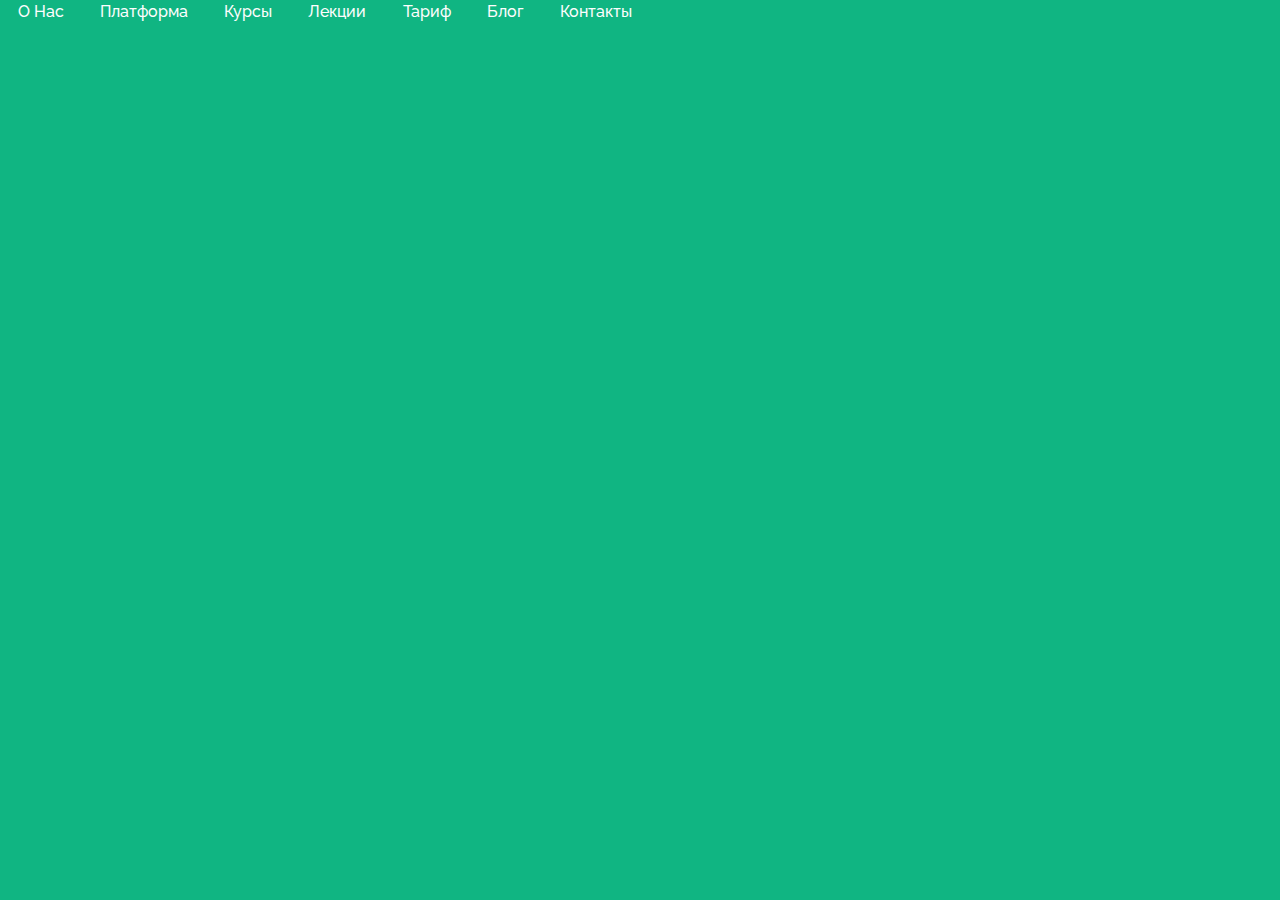
<file: bloks/site-navigation.html>
<!DOCTYPE html>
<html lang="en">
<head>
    <meta charset="UTF-8">
    <meta http-equiv="X-UA-Compatible" content="IE=edge">
    <meta name="viewport" content="width=device-width, initial-scale=1.0">
    <link rel="stylesheet" href="../css/style.css">
    <title>Document</title>
</head>
<body>
    <ul class="site-navigation ralewayM">
        <li class="site-navigation__item">
            <a class="site-navigation__link" href="">о нас</a>
        </li>
        <li class="site-navigation__item">
            <a class="site-navigation__link site-navigation__link--active" href="">платформа</a>
        </li>
        <li class="site-navigation__item">
            <a class="site-navigation__link site-navigation__link--active" href="">курсы</a>
        </li>
        <li class="site-navigation__item">
            <a class="site-navigation__link" href="">лекции</a>
        </li>
        <li class="site-navigation__item">
            <a class="site-navigation__link" href="">тариф</a>
        </li>
        <li class="site-navigation__item">
            <a class="site-navigation__link" href="">блог</a>
        </li>
        <li class="site-navigation__item">
            <a class="site-navigation__link" href="">контакты</a>
        </li>
    </ul>
</body>
</html>
</file>
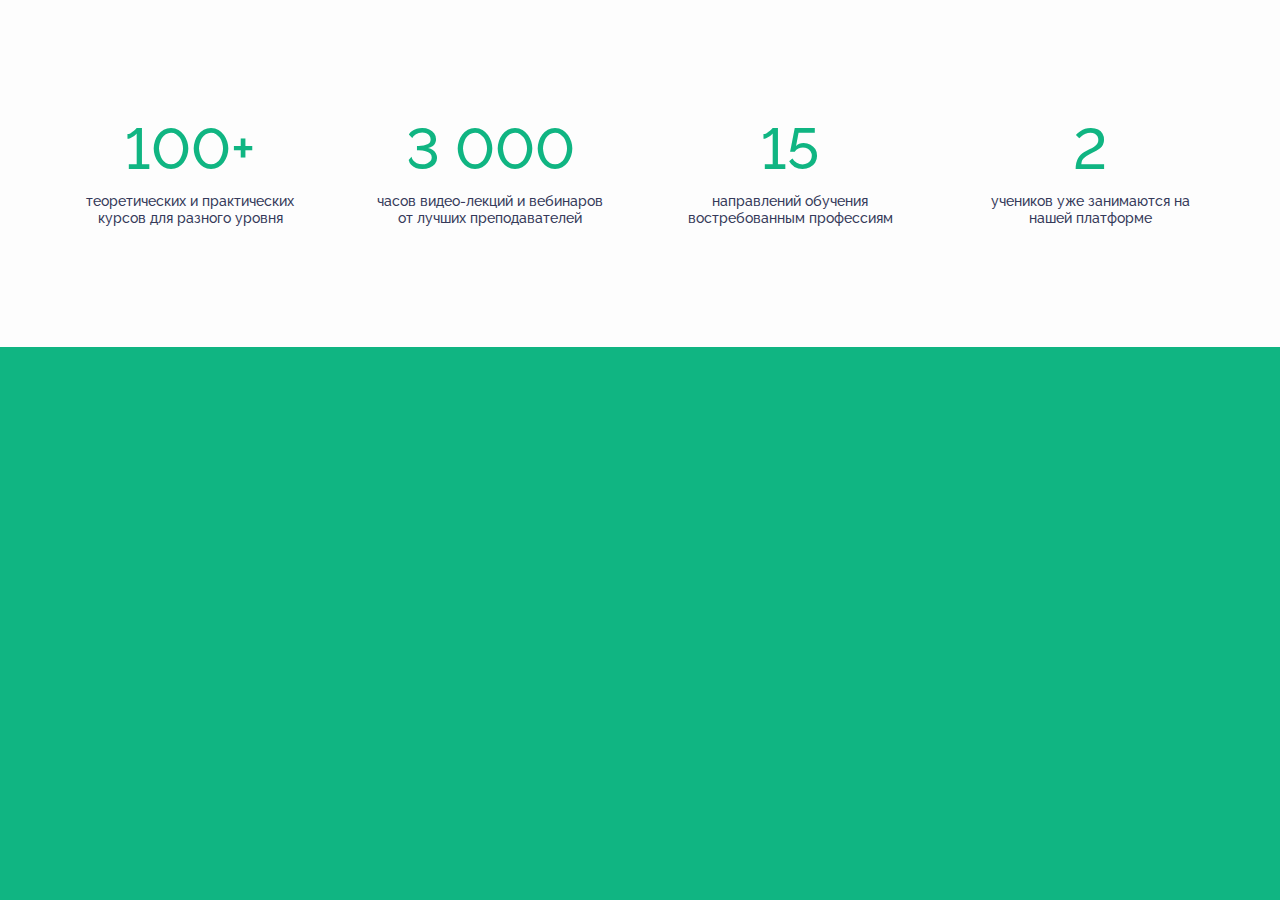
<file: bloks/statistics.html>
<!DOCTYPE html>
<html lang="en">
<head>
    <meta charset="UTF-8">
    <meta http-equiv="X-UA-Compatible" content="IE=edge">
    <meta name="viewport" content="width=device-width, initial-scale=1.0">
    <link rel="stylesheet" href="../css/style.css">
    <title>Document</title>
</head>
<body>
    <section class="statistics">
        <div class="statistics__list ralewayM">
            <div class="statistics__item">
                <span class="statistics__indicator">100+</span>
                <span class="statistics__description">теоретических и практических курсов для разного уровня</span>
            </div>
            <div class="statistics__item">
                <span class="statistics__indicator">3 000</span>
                <span class="statistics__description">часов видео-лекций и вебинаров от лучших преподавателей</span>
            </div>
            <div class="statistics__item">
                <span class="statistics__indicator">15</span>
                <span class="statistics__description">направлений обучения востребованным профессиям</span>
            </div>
            <div class="statistics__item">
                <span class="statistics__indicator">2</span>
                <span class="statistics__description">учеников уже занимаются на нашей платформе</span>
            </div>
        </div>        
    </section>
</body>
</html>
</file>
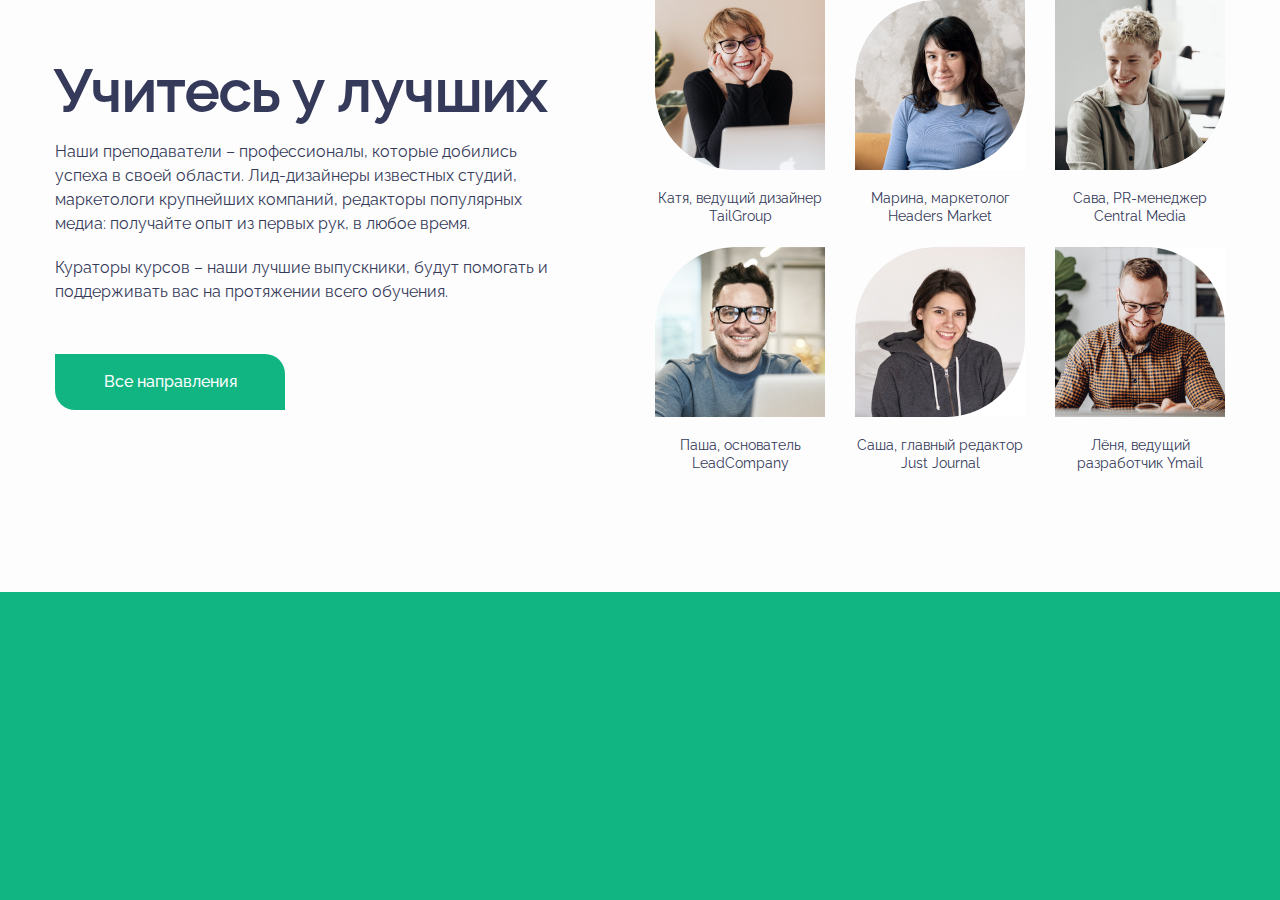
<file: bloks/teachers.html>
<!DOCTYPE html>
<html lang="en">
<head>
    <meta charset="UTF-8">
    <meta http-equiv="X-UA-Compatible" content="IE=edge">
    <meta name="viewport" content="width=device-width, initial-scale=1.0">
    <link rel="stylesheet" href="../css/style.css">
    <title>Document</title>
</head>
<body>
    
    <section class="teachers">
        <div class="teachers__wrp">
            <div class="teachers__description">
                <div class="offer offer--center ralewayR">
                    <!-- offer--center для блока promo так как у них схожая структура - ставит текст по центру -->
                    <h2 class="offer__title ralewayM">Учитесь у лучших</h2>
                    <p class="offer__description">Наши преподаватели – профессионалы, которые добились успеха в своей области. Лид-дизайнеры известных студий, маркетологи крупнейших компаний, редакторы популярных медиа: получайте опыт из первых рук, в любое время.</p>
                    <p class="offer__description">Кураторы курсов – наши лучшие выпускники, будут помогать и поддерживать вас на протяжении всего обучения.</p>
                    <div class="offer__button">
                        <!-- тут кнопка -->
                        <div class="promo__button">
                            <button class="button ralewayM">Все направления</button>
                        </div>
                    </div>
                </div>
                <!-- тут блок offer -->
            </div>
            <div class="teachers__img-box ralewayR">
               <figure class="teachers__cart">
                   <img class="teachers__img cropping-bottom-left" src="../img/teachers/1.jpg" width="170" height="170" alt="#">
                   <figcaption class="teachers__caption">Катя, ведущий дизайнер TailGroup</figcaption>
               </figure>
               <figure class="teachers__cart">
                   <img class="teachers__img cropping-top-left cropping-bottom-right" src="../img/teachers/2.jpg" width="170" height="170" alt="#">
                   <figcaption class="teachers__caption">Марина, маркетолог Headers Market</figcaption>
               </figure>
               <figure class="teachers__cart">
                   <img class="teachers__img cropping-bottom-right" src="../img/teachers/3.jpg" width="170" height="170" alt="#">
                   <figcaption class="teachers__caption">Сава, PR-менеджер Central Media</figcaption>
               </figure>
               <figure class="teachers__cart">
                   <img class="teachers__img cropping-top-left" src="../img/teachers/4.jpg" width="170" height="170" alt="#">
                   <figcaption class="teachers__caption">Паша, основатель LeadCompany</figcaption>
               </figure>
               <figure class="teachers__cart">
                   <img class="teachers__img cropping-bottom-right cropping-top-left" src="../img/teachers/5.jpg" width="170" height="170" alt="#">
                   <figcaption class="teachers__caption">Саша, главный редактор Just Journal</figcaption>
               </figure>
               <figure class="teachers__cart">
                   <img class="teachers__img cropping-top-right" src="../img/teachers/6.jpg" width="170" height="170" alt="#">
                   <figcaption class="teachers__caption">Лёня, ведущий разработчик Ymail</figcaption>
               </figure>
            </div>    
        </div>   
   </section>
</body>
</html>
</file>
<file: css/style.css>
@font-face {
  font-family: raleway_regular;
  src: url(../font/raleway_regular.ttf);
}

@font-face {
  font-family: raleway_medium;
  src: url(../font/raleway_medium.ttf);
}

@font-face {
  font-family: mediumItalic;
  src: url(../font/raleway_mediumItalic.ttf);
}

.ralewayR {
  font-family: 'raleway_regular', sans-serif;
}

.ralewayM {
  font-family: 'raleway_medium', sans-serif;
}

.ralewayMI {
  font-family: 'mediumItalic', sans-serif;
}

body {
  margin: 0;
  background: #10B582;
}

.page-header {
  background: #10B582;
  display: -webkit-box;
  display: -ms-flexbox;
  display: flex;
  -webkit-box-orient: vertical;
  -webkit-box-direction: normal;
      -ms-flex-direction: column;
          flex-direction: column;
  -webkit-box-align: center;
      -ms-flex-align: center;
          align-items: center;
  padding-top: 40px;
}

.logo {
  display: -webkit-box;
  display: -ms-flexbox;
  display: flex;
  -webkit-box-pack: center;
      -ms-flex-pack: center;
          justify-content: center;
  -webkit-box-align: center;
      -ms-flex-align: center;
          align-items: center;
  min-height: 22px;
  max-width: 170px;
  background-color: transparent;
}

.logo .logo__img {
  width: 170px;
  height: 22px;
}

.site-navigation {
  margin: 0;
  padding: 0;
  display: -webkit-box;
  display: -ms-flexbox;
  display: flex;
  -ms-flex-pack: distribute;
      justify-content: space-around;
  width: 650px;
  height: 24px;
  text-align: center;
  text-transform: capitalize;
  font-weight: 500;
  font-size: 16px;
  line-height: 24px;
  color: #FDFDFD;
  background-color: transparent;
}

.site-navigation .site-navigation__item {
  list-style-type: none;
}

.site-navigation .site-navigation__link {
  text-decoration: none;
  color: #FDFDFD;
}

.site-navigation .site-navigation__link--active:hover {
  border-bottom: 2px dashed #FA9F42;
  padding-bottom: 2px;
}

.promo {
  background-color: transparent;
  color: #FDFDFD;
  display: -webkit-box;
  display: -ms-flexbox;
  display: flex;
  -webkit-box-pack: justify;
      -ms-flex-pack: justify;
          justify-content: space-between;
  -webkit-box-align: center;
      -ms-flex-align: center;
          align-items: center;
  min-height: 560px;
  padding-bottom: 120px;
  padding-top: 56px;
  padding-left: 135px;
  position: relative;
}

.promo .promo__img-left {
  position: absolute;
  bottom: 120px;
  left: 135px;
  border-radius: 0px 80px 0px 0px;
  z-index: 2;
}

.promo .promo__img-fight {
  position: absolute;
  right: 135px;
  top: 86px;
  border-radius: 80px 0px 0px 0px;
  z-index: 2;
}

.promo .promo__content {
  text-align: center;
  width: 542px;
  display: -webkit-box;
  display: -ms-flexbox;
  display: flex;
  -webkit-box-orient: vertical;
  -webkit-box-direction: normal;
      -ms-flex-direction: column;
          flex-direction: column;
  -webkit-box-align: center;
      -ms-flex-align: center;
          align-items: center;
}

.promo .promo__title {
  margin: 0;
  max-width: 542px;
  font-size: 58px;
  line-height: 120%;
  margin-bottom: 20px;
  margin-top: 40px;
}

.promo .promo__description {
  margin: 0;
  max-width: 378px;
  font-size: 16px;
  line-height: 150%;
  margin-bottom: 50px;
}

.promo .promo__social {
  -ms-flex-item-align: start;
      align-self: flex-start;
}

.promo .promo__link {
  -ms-flex-item-align: end;
      align-self: flex-end;
  -webkit-transform: translateY(-70px);
          transform: translateY(-70px);
}

.promo .promo__link .promo__link-down {
  -webkit-box-sizing: border-box;
          box-sizing: border-box;
  display: block;
  padding-left: 15px;
  width: 135px;
  height: 10px;
  text-decoration: none;
  text-align: center;
  font-size: 14px;
  -webkit-transform: rotate(-90deg);
          transform: rotate(-90deg);
  background-color: transparent;
  color: #FDFDFD;
  position: relative;
  right: 80px;
}

.promo .promo__link .promo__link-down::after {
  content: '';
  display: block;
  background-color: transparent;
  width: 7px;
  height: 7px;
  -webkit-transform: rotate(45deg);
          transform: rotate(45deg);
  border: none;
  border-bottom: 2px solid #FDFDFD;
  border-left: 2px solid #FDFDFD;
  position: absolute;
  top: 4px;
  left: 0;
}

.promo .promo__link .promo__link-down::before {
  content: '';
  display: block;
  background-color: #FDFDFD;
  width: 2px;
  height: 20px;
  -webkit-transform: rotate(90deg);
          transform: rotate(90deg);
  position: absolute;
  top: -1px;
  left: 8px;
  border-radius: 5px;
}

.promo::after {
  content: '';
  display: block;
  width: 240px;
  height: 300px;
  border: 1px dashed #FDFDFD;
  border-radius: 0px 80px 0px 0px;
  position: absolute;
  bottom: 0;
  left: 0;
  margin-left: 165px;
  margin-bottom: 150px;
  z-index: 1;
}

.promo::before {
  content: '';
  display: block;
  width: 240px;
  height: 300px;
  border: 1px dashed #FDFDFD;
  border-radius: 80px 0px 0px 0px;
  position: absolute;
  top: 0;
  right: 0;
  margin-right: 165px;
  margin-top: 56px;
  z-index: 1;
}

.promo__button .button {
  border: none;
  border-radius: 0px 20px;
  padding: 0;
  width: 230px;
  height: 56px;
  outline: none;
  background-color: #10B582;
  color: #FDFDFD;
  font-weight: 500;
  font-size: 16px;
  text-align: center;
  line-height: 56px;
}

.promo__button .button--accent {
  background-color: #FA9F42;
}

.social {
  margin: 0;
  padding: 0;
  display: -webkit-box;
  display: -ms-flexbox;
  display: flex;
  -webkit-box-pack: justify;
      -ms-flex-pack: justify;
          justify-content: space-between;
  background-color: transparent;
  max-width: 116px;
  height: 22px;
}

.social .social__item {
  list-style-type: none;
}

.social .social__link {
  text-decoration: none;
}

.social .social__img {
  opacity: 1;
}

.social .social__img--light path {
  fill: #FDFDFD;
}

.social--vertical {
  display: -webkit-box;
  display: -ms-flexbox;
  display: flex;
  -webkit-box-orient: vertical;
  -webkit-box-direction: normal;
      -ms-flex-direction: column;
          flex-direction: column;
  -webkit-box-pack: justify;
      -ms-flex-pack: justify;
          justify-content: space-between;
  background-color: transparent;
  max-width: 22px;
  min-height: 126px;
}

.statistics {
  background: #FDFDFD;
  padding: 120px 0 120px 0;
  display: -webkit-box;
  display: -ms-flexbox;
  display: flex;
  -webkit-box-pack: center;
      -ms-flex-pack: center;
          justify-content: center;
}

.statistics .statistics__list {
  display: -webkit-box;
  display: -ms-flexbox;
  display: flex;
}

.statistics .statistics__list .statistics__item {
  display: -webkit-box;
  display: -ms-flexbox;
  display: flex;
  -webkit-box-orient: vertical;
  -webkit-box-direction: normal;
      -ms-flex-direction: column;
          flex-direction: column;
  -webkit-box-align: center;
      -ms-flex-align: center;
          align-items: center;
  text-align: center;
  max-width: 270px;
  margin: 0 15px 0 15px;
}

.statistics .statistics__list .statistics__item .statistics__indicator {
  color: #10B582;
  font-size: 58px;
  line-height: 100%;
  margin-bottom: 15px;
  -webkit-font-feature-settings: 'pnum' on, 'lnum' on;
          font-feature-settings: 'pnum' on, 'lnum' on;
}

.statistics .statistics__list .statistics__item .statistics__description {
  display: block;
  padding: 0 15px 0 15px;
  max-width: 100%;
  color: #353A5A;
  font-size: 14px;
  line-height: 120%;
}

.offer {
  background: transparent;
  max-width: 500px;
}

.offer .offer__title {
  margin: 0;
  font-size: 58px;
  line-height: 100%;
  color: #353A5A;
  -webkit-font-feature-settings: 'pnum' on, 'lnum' on;
          font-feature-settings: 'pnum' on, 'lnum' on;
}

.offer .offer__description {
  margin: 20px 0 0 0;
  color: #353A5A;
  font-size: 16px;
  line-height: 24px;
}

.offer .offer__button {
  margin: 50px 0 0 0;
}

.offer .offer--color-white {
  color: #FDFDFD;
}

.teachers {
  background: #FDFDFD;
  display: -webkit-box;
  display: -ms-flexbox;
  display: flex;
  -webkit-box-pack: center;
      -ms-flex-pack: center;
          justify-content: center;
}

.teachers .teachers__wrp {
  min-width: 1170px;
  display: -webkit-box;
  display: -ms-flexbox;
  display: flex;
  -webkit-box-pack: justify;
      -ms-flex-pack: justify;
          justify-content: space-between;
  -webkit-box-align: center;
      -ms-flex-align: center;
          align-items: center;
  padding-bottom: 120px;
}

.teachers .teachers__wrp .teachers__img-box {
  max-width: 570px;
  min-height: 472px;
  display: -webkit-box;
  display: -ms-flexbox;
  display: flex;
  -ms-flex-wrap: wrap;
      flex-wrap: wrap;
  -webkit-box-pack: justify;
      -ms-flex-pack: justify;
          justify-content: space-between;
  -ms-flex-line-pack: justify;
      align-content: space-between;
}

.teachers .teachers__wrp .teachers__img-box .teachers__cart {
  display: block;
  max-width: 170px;
  margin: 0;
}

.teachers .teachers__wrp .teachers__img-box .teachers__img {
  width: 170px;
  margin: 0 0 15px 0;
}

.teachers .teachers__wrp .teachers__img-box .teachers__caption {
  font-size: 14px;
  line-height: 130%;
  text-align: center;
  color: #353A5A;
}

.teachers .teachers__wrp .cropping-bottom-left {
  border-radius: 0px 0px 0px 80px;
}

.teachers .teachers__wrp .cropping-bottom-right {
  border-radius: 0px 0px 80px 0px;
}

.teachers .teachers__wrp .cropping-top-left {
  border-radius: 80px 0px 0px 0px;
}

.teachers .teachers__wrp .cropping-top-righ {
  border-radius: 0px 80px 0px 0px;
}

.product {
  background: #10B582;
  min-height: 602px;
  display: -webkit-box;
  display: -ms-flexbox;
  display: flex;
  -webkit-box-pack: center;
      -ms-flex-pack: center;
          justify-content: center;
  -webkit-box-align: center;
      -ms-flex-align: center;
          align-items: center;
}

.product .product__wrp {
  min-width: 1100px;
  display: -webkit-box;
  display: -ms-flexbox;
  display: flex;
  -webkit-box-pack: justify;
      -ms-flex-pack: justify;
          justify-content: space-between;
}

.product .product__wrp .product__img-box {
  max-height: 332px;
  -ms-flex-item-align: end;
      align-self: flex-end;
  position: relative;
}

.product .product__wrp .product__img-box .product__img {
  display: block;
  border-radius: 0px 120px 0px 0px;
  position: relative;
}

.product .product__wrp .product__img-box::before {
  content: '';
  display: block;
  width: 470px;
  height: 332px;
  border: 1px dashed #FDFDFD;
  -webkit-box-sizing: border-box;
          box-sizing: border-box;
  border-radius: 0px 120px 0px 0px;
  position: absolute;
  bottom: 30px;
  left: 30px;
}
/*# sourceMappingURL=style.css.map */
</file>
